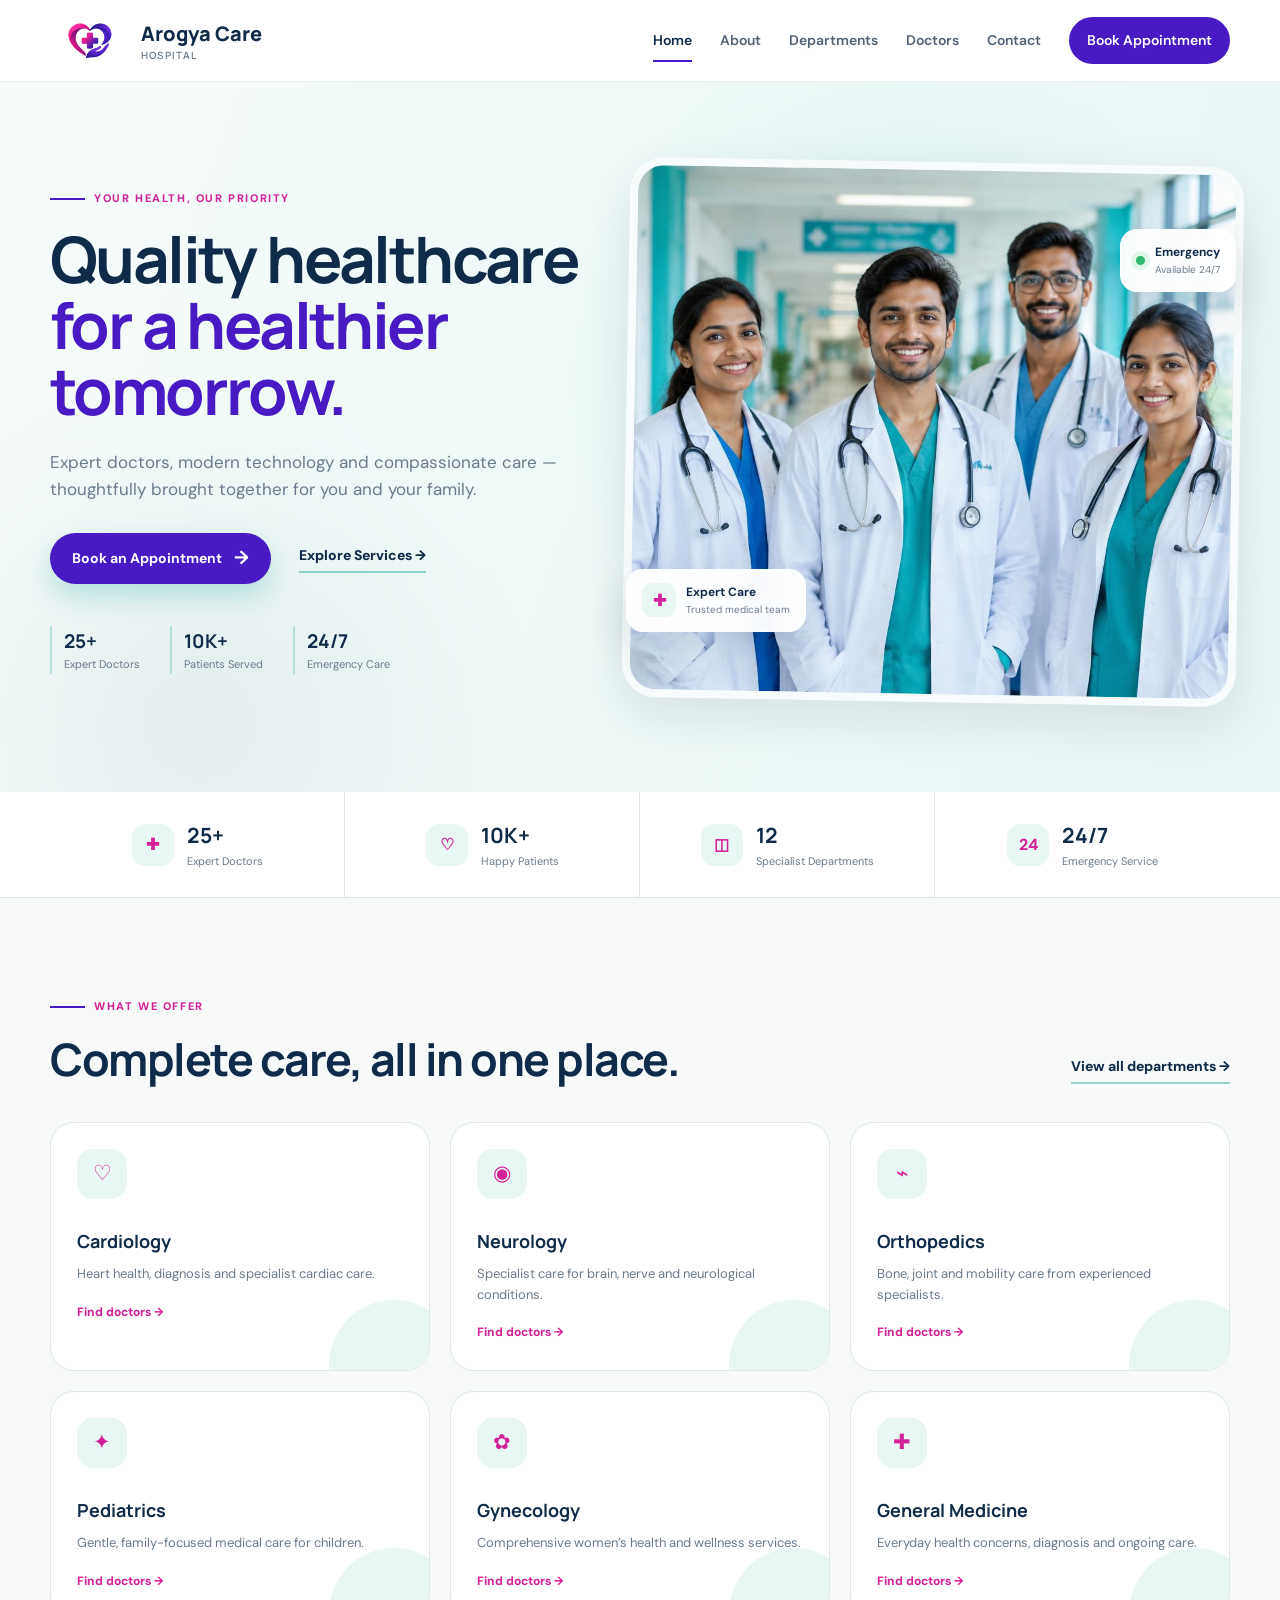
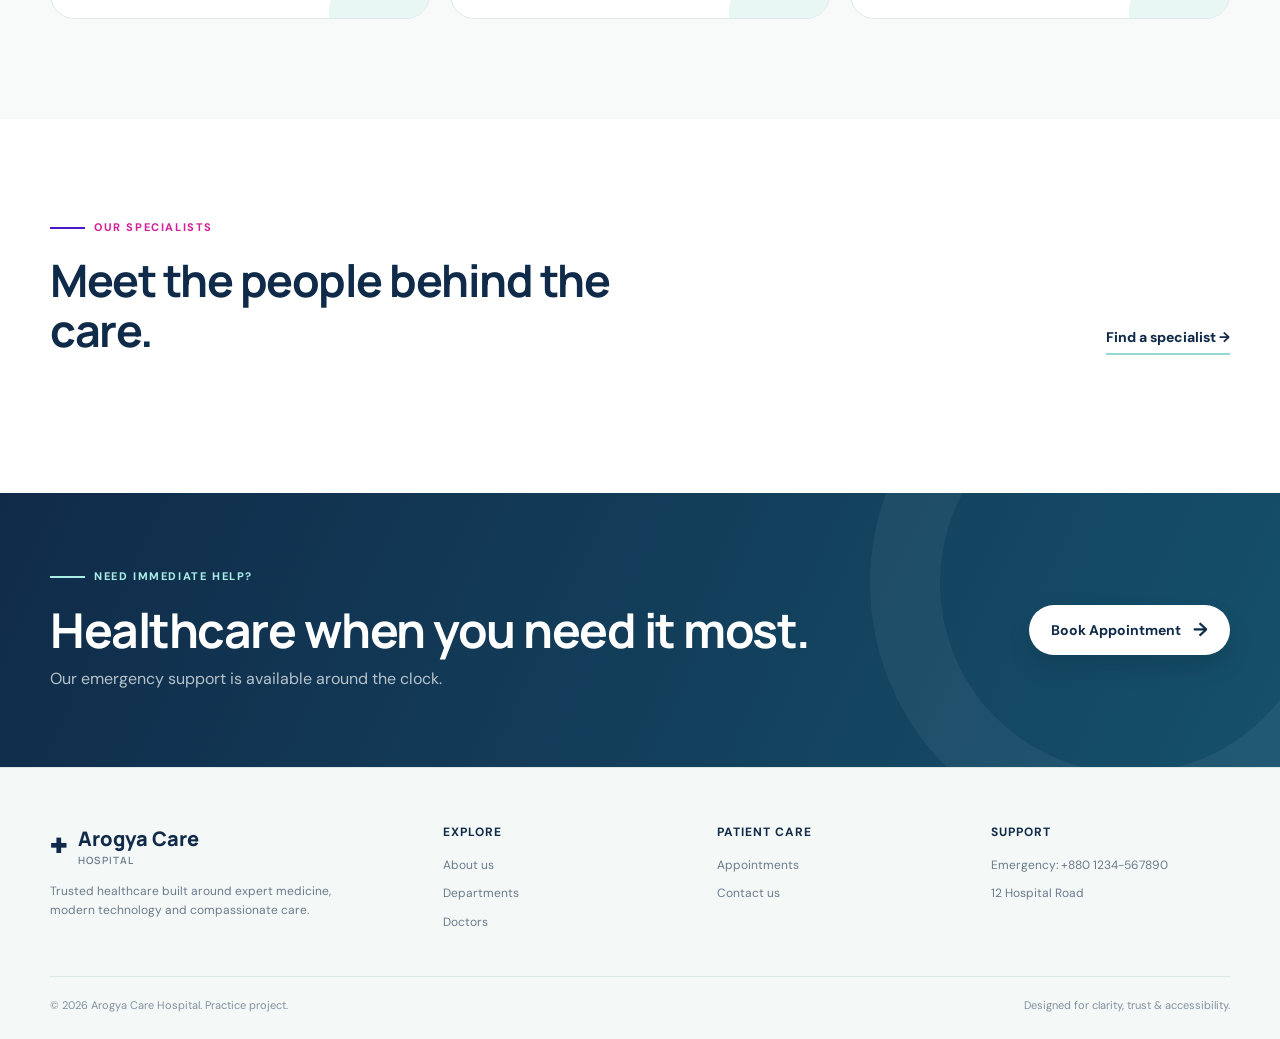
<file: index.html>
<!DOCTYPE html>
<html lang="en">
<head>
  <meta charset="UTF-8">
  <meta name="viewport" content="width=device-width, initial-scale=1.0">
  <meta name="description" content="Arogya Care Hospital — trusted healthcare, specialist doctors, modern diagnostics and 24/7 emergency support.">
  <title>Home | Arogya Care Hospital</title>
  <link rel="preconnect" href="https://fonts.googleapis.com">
  <link rel="preconnect" href="https://fonts.gstatic.com" crossorigin>
  <link href="https://fonts.googleapis.com/css2?family=DM+Sans:wght@400;500;600;700&family=Manrope:wght@500;600;700;800&display=swap" rel="stylesheet">
  <link rel="stylesheet" href="style.css">
</head>
<body>
  <div id="nav"></div>

  <main>
    <section class="hero">
      <div class="hero-glow hero-glow-one"></div>
      <div class="hero-glow hero-glow-two"></div>
      <div class="container hero-inner">
        <div class="hero-copy reveal">
          <div class="eyebrow"><span></span> Your Health, Our Priority</div>
          <h1>Quality healthcare<br><em>for a healthier tomorrow.</em></h1>
          <p class="hero-lead">Expert doctors, modern technology and compassionate care — thoughtfully brought together for you and your family.</p>

          <div class="hero-actions">
            <a href="appointment.html" class="btn btn-primary">Book an Appointment <span>→</span></a>
            <a href="departments.html" class="text-link">Explore Services <span>→</span></a>
          </div>

          <div class="hero-trust">
            <div><strong>25+</strong><span>Expert Doctors</span></div>
            <div><strong>10K+</strong><span>Patients Served</span></div>
            <div><strong>24/7</strong><span>Emergency Care</span></div>
          </div>
        </div>

        <div class="hero-visual reveal reveal-delay">
          <div class="hero-image-frame">
            <img src="hero.png" alt="Doctor standing outside Arogya Care Hospital">
          </div>
          <div class="floating-card doctor-card">
            <div class="icon-circle">✚</div>
            <div><strong>Expert Care</strong><span>Trusted medical team</span></div>
          </div>
          <div class="floating-card emergency-card">
            <span class="status-dot"></span>
            <div><strong>Emergency</strong><span>Available 24/7</span></div>
          </div>
        </div>
      </div>
    </section>

    <section class="stats">
      <div class="container stats-grid">
        <div class="stat-item"><span class="stat-icon">✚</span><div><strong>25+</strong><small>Expert Doctors</small></div></div>
        <div class="stat-item"><span class="stat-icon">♡</span><div><strong>10K+</strong><small>Happy Patients</small></div></div>
        <div class="stat-item"><span class="stat-icon">◫</span><div><strong>12</strong><small>Specialist Departments</small></div></div>
        <div class="stat-item"><span class="stat-icon">24</span><div><strong>24/7</strong><small>Emergency Service</small></div></div>
      </div>
    </section>

    <section class="section section-soft">
      <div class="container">
        <div class="section-heading">
          <div><div class="eyebrow"><span></span> What we offer</div><h2>Complete care, all in one place.</h2></div>
          <a class="text-link" href="departments.html">View all departments <span>→</span></a>
        </div>
        <div class="grid grid-3" id="dept-grid" data-limit="6"></div>
      </div>
    </section>

    <section class="section">
      <div class="container">
        <div class="section-heading">
          <div><div class="eyebrow"><span></span> Our specialists</div><h2>Meet the people behind the care.</h2></div>
          <a class="text-link" href="doctors.html">Find a specialist <span>→</span></a>
        </div>
        <div class="grid grid-4" id="doctor-grid" data-limit="4"></div>
      </div>
    </section>

    <section class="cta">
      <div class="container cta-inner">
        <div><div class="eyebrow eyebrow-light"><span></span> Need immediate help?</div><h2>Healthcare when you need it most.</h2><p>Our emergency support is available around the clock.</p></div>
        <a href="appointment.html" class="btn btn-white">Book Appointment <span>→</span></a>
      </div>
    </section>
  </main>

  <div id="footer"></div>
  <script src="script.js"></script>
</body>
</html>
</file>
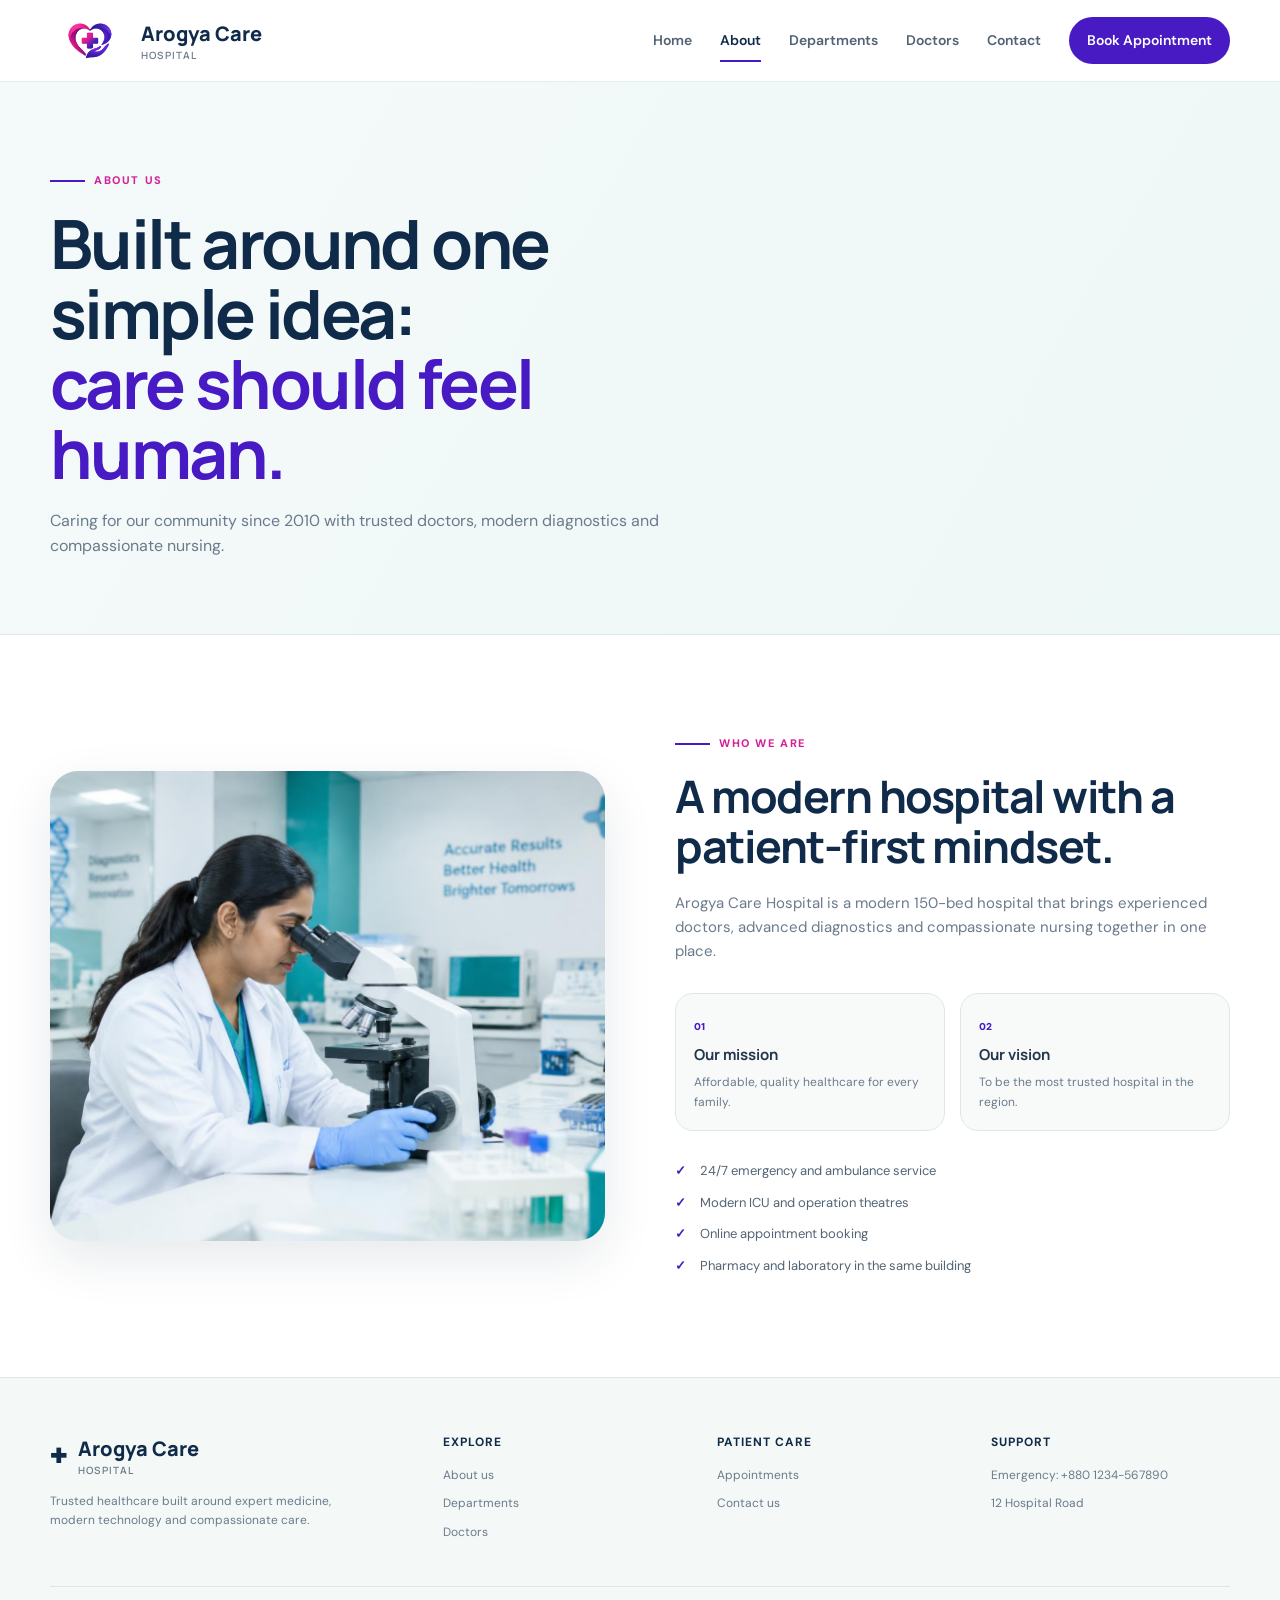
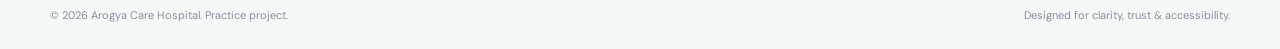
<file: about.html>
<!DOCTYPE html>
<html lang="en">

<head>
  <meta charset="UTF-8">
  <meta name="viewport" content="width=device-width, initial-scale=1.0">
  <meta name="description" content="Learn about Arogya Care Hospital, our mission, vision and patient-first approach.">
  <title>About | Arogya Care Hospital</title>
  <link rel="preconnect" href="https://fonts.googleapis.com">
  <link rel="preconnect" href="https://fonts.gstatic.com" crossorigin>
  <link
    href="https://fonts.googleapis.com/css2?family=DM+Sans:wght@400;500;600;700&family=Manrope:wght@500;600;700;800&display=swap"
    rel="stylesheet">
  <link rel="stylesheet" href="style.css">
</head>

<body>
  <div id="nav"></div>
  <main>
    <section class="page-head">
      <div class="container">
        <div class="eyebrow"><span></span> About us</div>
        <h1>Built around one simple idea:<br><em>care should feel human.</em></h1>
        <p>Caring for our community since 2010 with trusted doctors, modern diagnostics and compassionate nursing.</p>
      </div>
    </section>
    <section class="section">
      <div class="container two-col about-layout">
        <div class="image-card"><img src="hero2.png" alt="Arogya Care Hospital building"
            onerror="this.style.display='none'">
          <div class="image-fallback">Arogya Care Hospital</div>
        </div>
        <div>
          <div class="eyebrow"><span></span> Who we are</div>
          <h2>A modern hospital with a patient-first mindset.</h2>
          <p>Arogya Care Hospital is a modern 150-bed hospital that brings experienced doctors, advanced diagnostics and
            compassionate nursing together in one place.</p>
          <div class="mission-grid">
            <article><span>01</span>
              <h3>Our mission</h3>
              <p>Affordable, quality healthcare for every family.</p>
            </article>
            <article><span>02</span>
              <h3>Our vision</h3>
              <p>To be the most trusted hospital in the region.</p>
            </article>
          </div>
          <ul class="ticks">
            <li>24/7 emergency and ambulance service</li>
            <li>Modern ICU and operation theatres</li>
            <li>Online appointment booking</li>
            <li>Pharmacy and laboratory in the same building</li>
          </ul>
        </div>
      </div>
    </section>
  </main>
  <div id="footer"></div>
  <script src="script.js"></script>
</body>

</html>
</file>
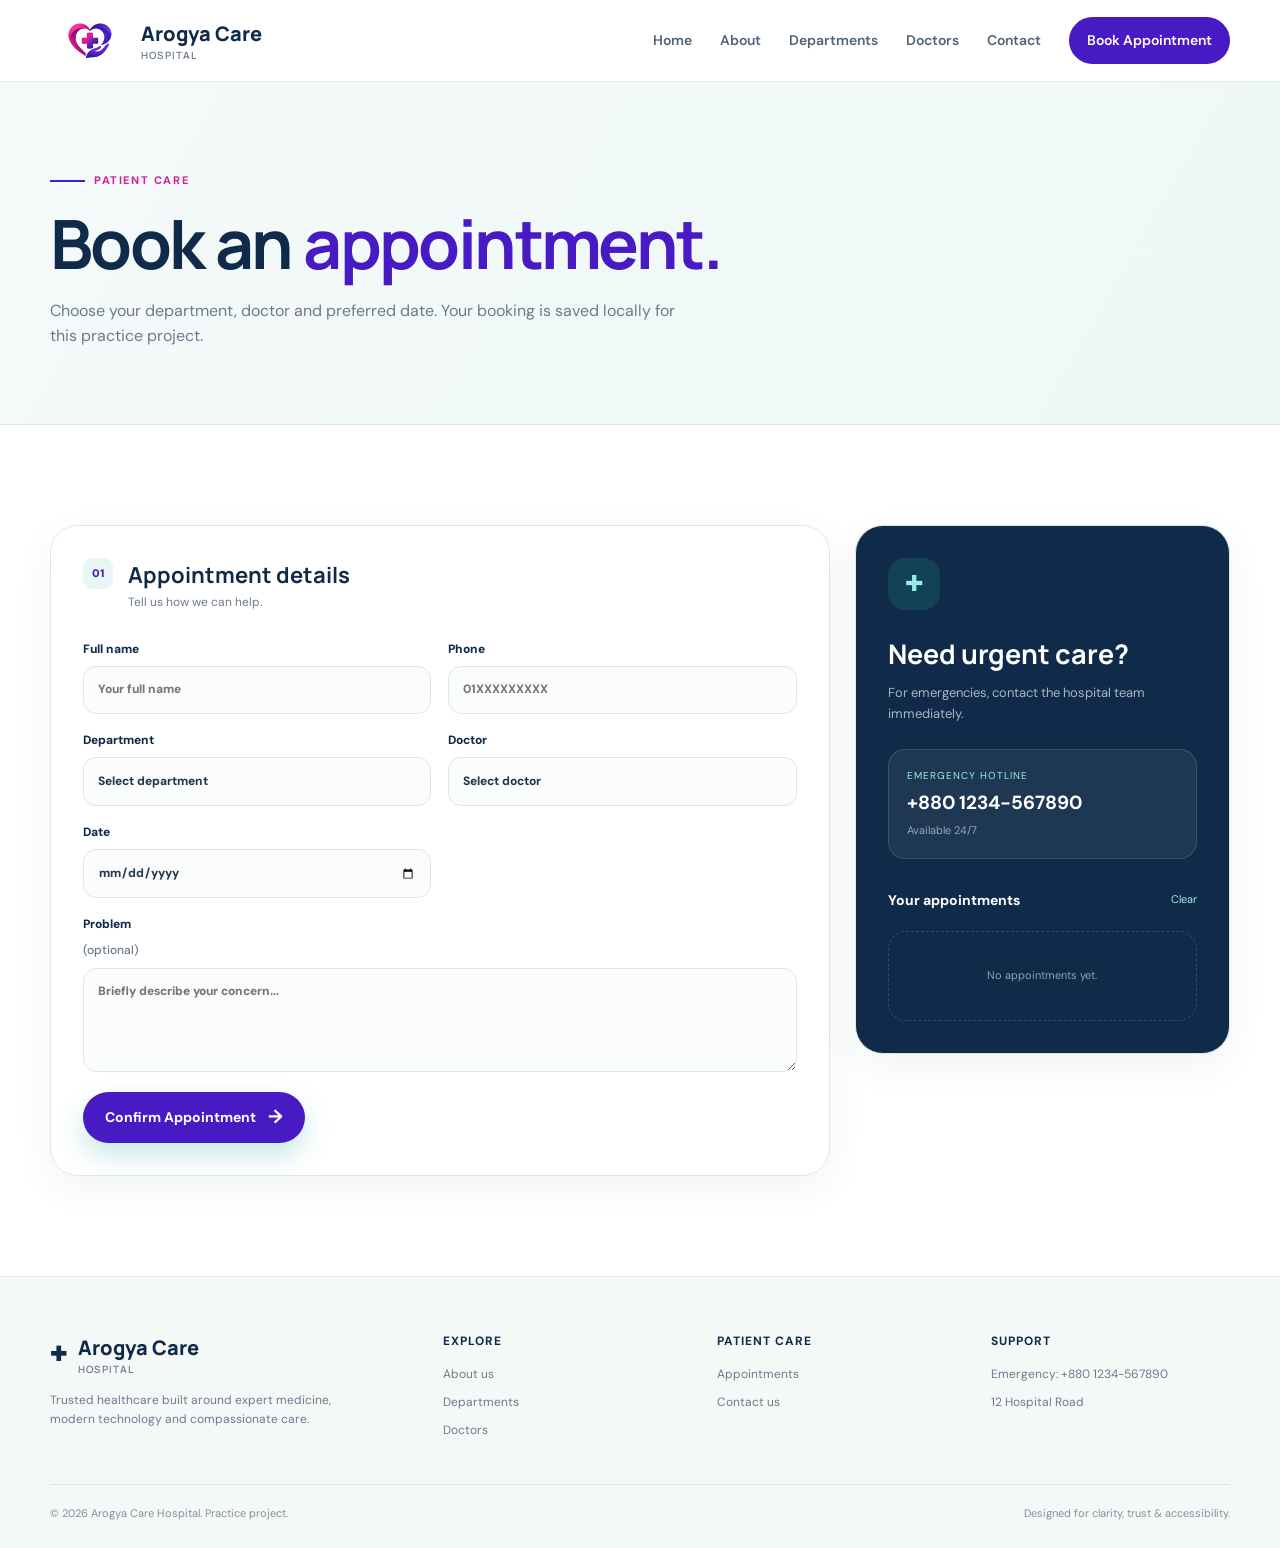
<file: appointment.html>
<!DOCTYPE html>
<html lang="en">
<head><meta charset="UTF-8"><meta name="viewport" content="width=device-width, initial-scale=1.0"><meta name="description" content="Book an appointment at Arogya Care Hospital."><title>Appointment | Arogya Care Hospital</title>
<link rel="preconnect" href="https://fonts.googleapis.com"><link rel="preconnect" href="https://fonts.gstatic.com" crossorigin><link href="https://fonts.googleapis.com/css2?family=DM+Sans:wght@400;500;600;700&family=Manrope:wght@500;600;700;800&display=swap" rel="stylesheet"><link rel="stylesheet" href="style.css"></head>
<body><div id="nav"></div><main><section class="page-head"><div class="container"><div class="eyebrow"><span></span> Patient care</div><h1>Book an <em>appointment.</em></h1><p>Choose your department, doctor and preferred date. Your booking is saved locally for this practice project.</p></div></section><section class="section"><div class="container appointment-layout"><form id="appt-form" class="form-card" novalidate><div class="form-heading"><span>01</span><div><h2>Appointment details</h2><p>Tell us how we can help.</p></div></div><div class="form-grid"><label>Full name<input type="text" id="name" placeholder="Your full name" required></label><label>Phone<input type="tel" id="phone" placeholder="01XXXXXXXXX" required></label><label>Department<select id="dept" required><option value="">Select department</option></select></label><label>Doctor<select id="doctor" required><option value="">Select doctor</option></select></label><label>Date<input type="date" id="date" required></label><label class="full">Problem <span>(optional)</span><textarea id="note" rows="4" placeholder="Briefly describe your concern..."></textarea></label></div><p id="msg" class="msg" role="status"></p><button class="btn btn-primary" type="submit">Confirm Appointment <span>→</span></button></form><aside class="side-card"><div class="side-icon">✚</div><h2>Need urgent care?</h2><p>For emergencies, contact the hospital team immediately.</p><div class="hotline"><small>Emergency Hotline</small><strong>+880 1234-567890</strong><span>Available 24/7</span></div><div class="appointment-list"><div class="list-head"><h3>Your appointments</h3><button type="button" id="clear-appts" class="mini-link">Clear</button></div><div id="appt-list"></div><p id="no-appt" class="empty-state">No appointments yet.</p></div></aside></div></section></main><div id="footer"></div><script src="script.js"></script></body></html>
</file>
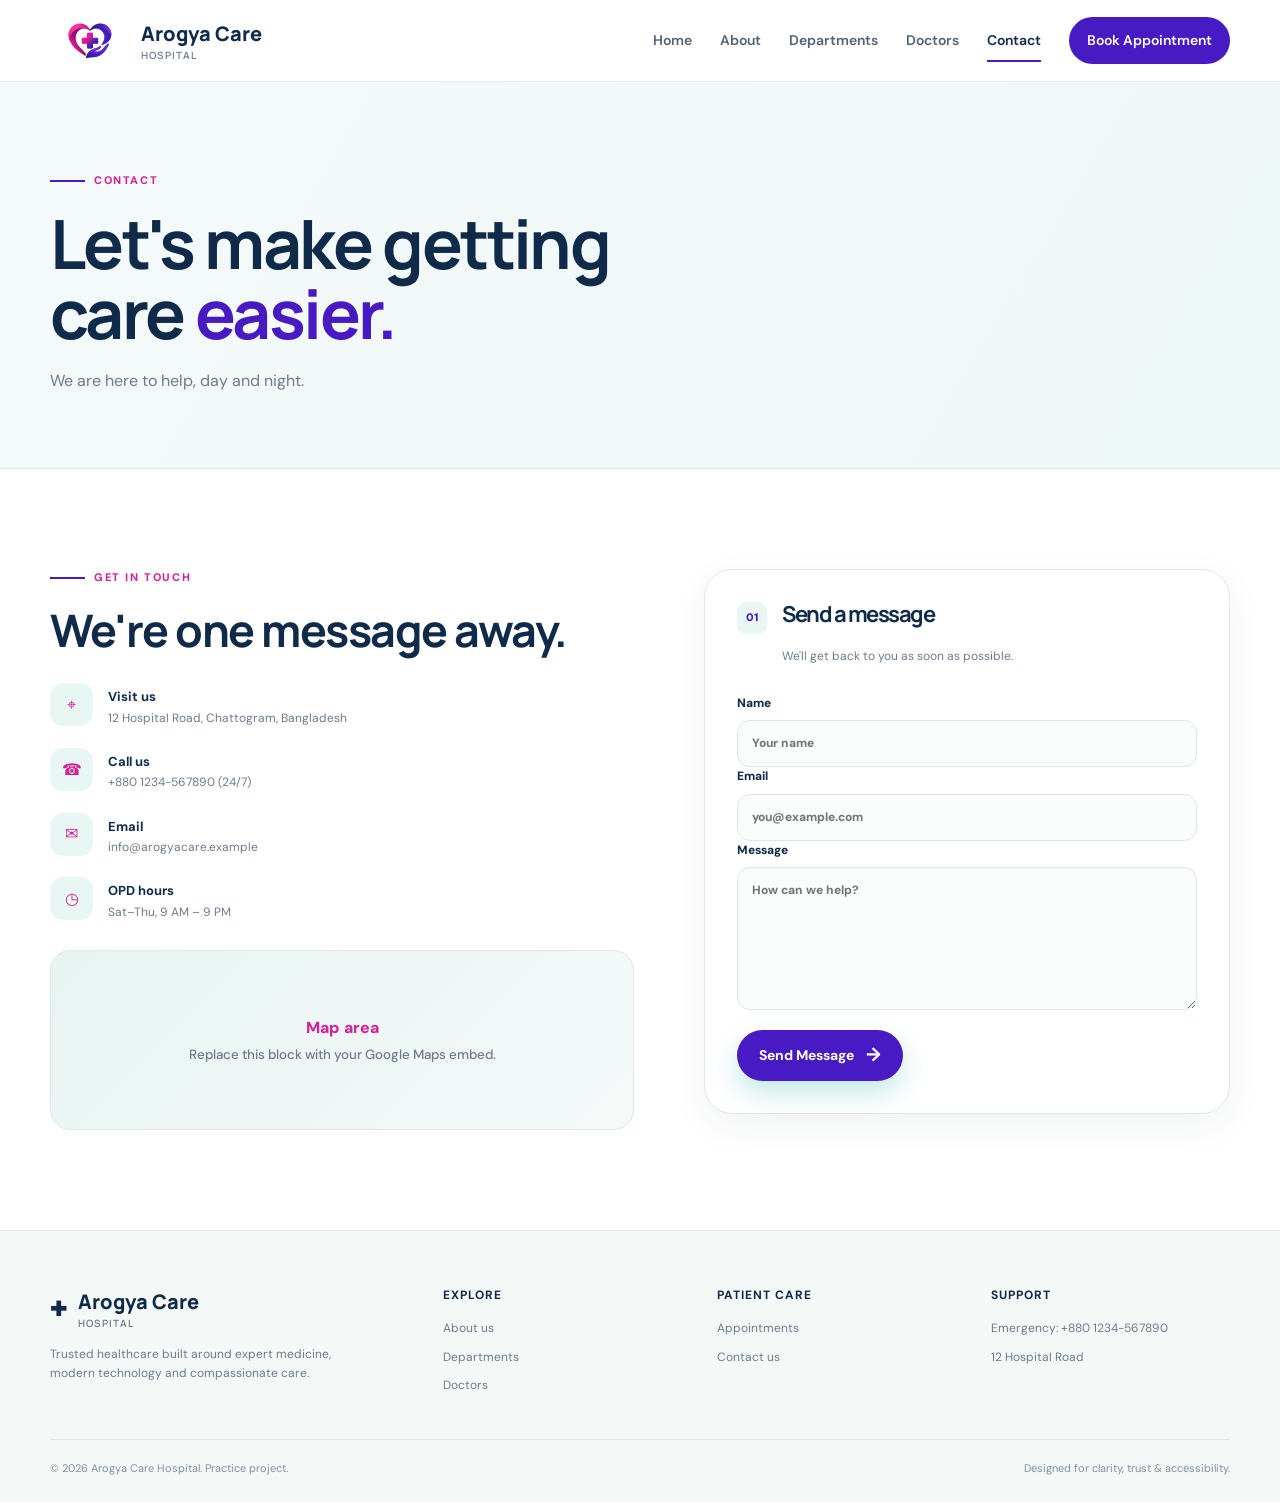
<file: contact.html>
<!DOCTYPE html>
<html lang="en">
<head><meta charset="UTF-8"><meta name="viewport" content="width=device-width, initial-scale=1.0"><meta name="description" content="Contact Arogya Care Hospital."><title>Contact | Arogya Care Hospital</title>
<link rel="preconnect" href="https://fonts.googleapis.com"><link rel="preconnect" href="https://fonts.gstatic.com" crossorigin><link href="https://fonts.googleapis.com/css2?family=DM+Sans:wght@400;500;600;700&family=Manrope:wght@500;600;700;800&display=swap" rel="stylesheet"><link rel="stylesheet" href="style.css"></head>
<body><div id="nav"></div><main><section class="page-head"><div class="container"><div class="eyebrow"><span></span> Contact</div><h1>Let's make getting care <em>easier.</em></h1><p>We are here to help, day and night.</p></div></section><section class="section"><div class="container contact-layout"><div><div class="eyebrow"><span></span> Get in touch</div><h2>We're one message away.</h2><ul class="contact-list"><li><span>⌖</span><div><strong>Visit us</strong><p>12 Hospital Road, Chattogram, Bangladesh</p></div></li><li><span>☎</span><div><strong>Call us</strong><p>+880 1234-567890 (24/7)</p></div></li><li><span>✉</span><div><strong>Email</strong><p>info@arogyacare.example</p></div></li><li><span>◷</span><div><strong>OPD hours</strong><p>Sat–Thu, 9 AM – 9 PM</p></div></li></ul><div class="map">Map area<br><small>Replace this block with your Google Maps embed.</small></div></div><form id="contact-form" class="form-card" novalidate><div class="form-heading"><span>01</span><div><h2>Send a message</h2><p>We'll get back to you as soon as possible.</p></div></div><label>Name<input type="text" required placeholder="Your name"></label><label>Email<input type="email" required placeholder="you@example.com"></label><label>Message<textarea rows="6" required placeholder="How can we help?"></textarea></label><p id="cmsg" class="msg" role="status"></p><button class="btn btn-primary" type="submit">Send Message <span>→</span></button></form></div></section></main><div id="footer"></div><script src="script.js"></script></body></html>
</file>
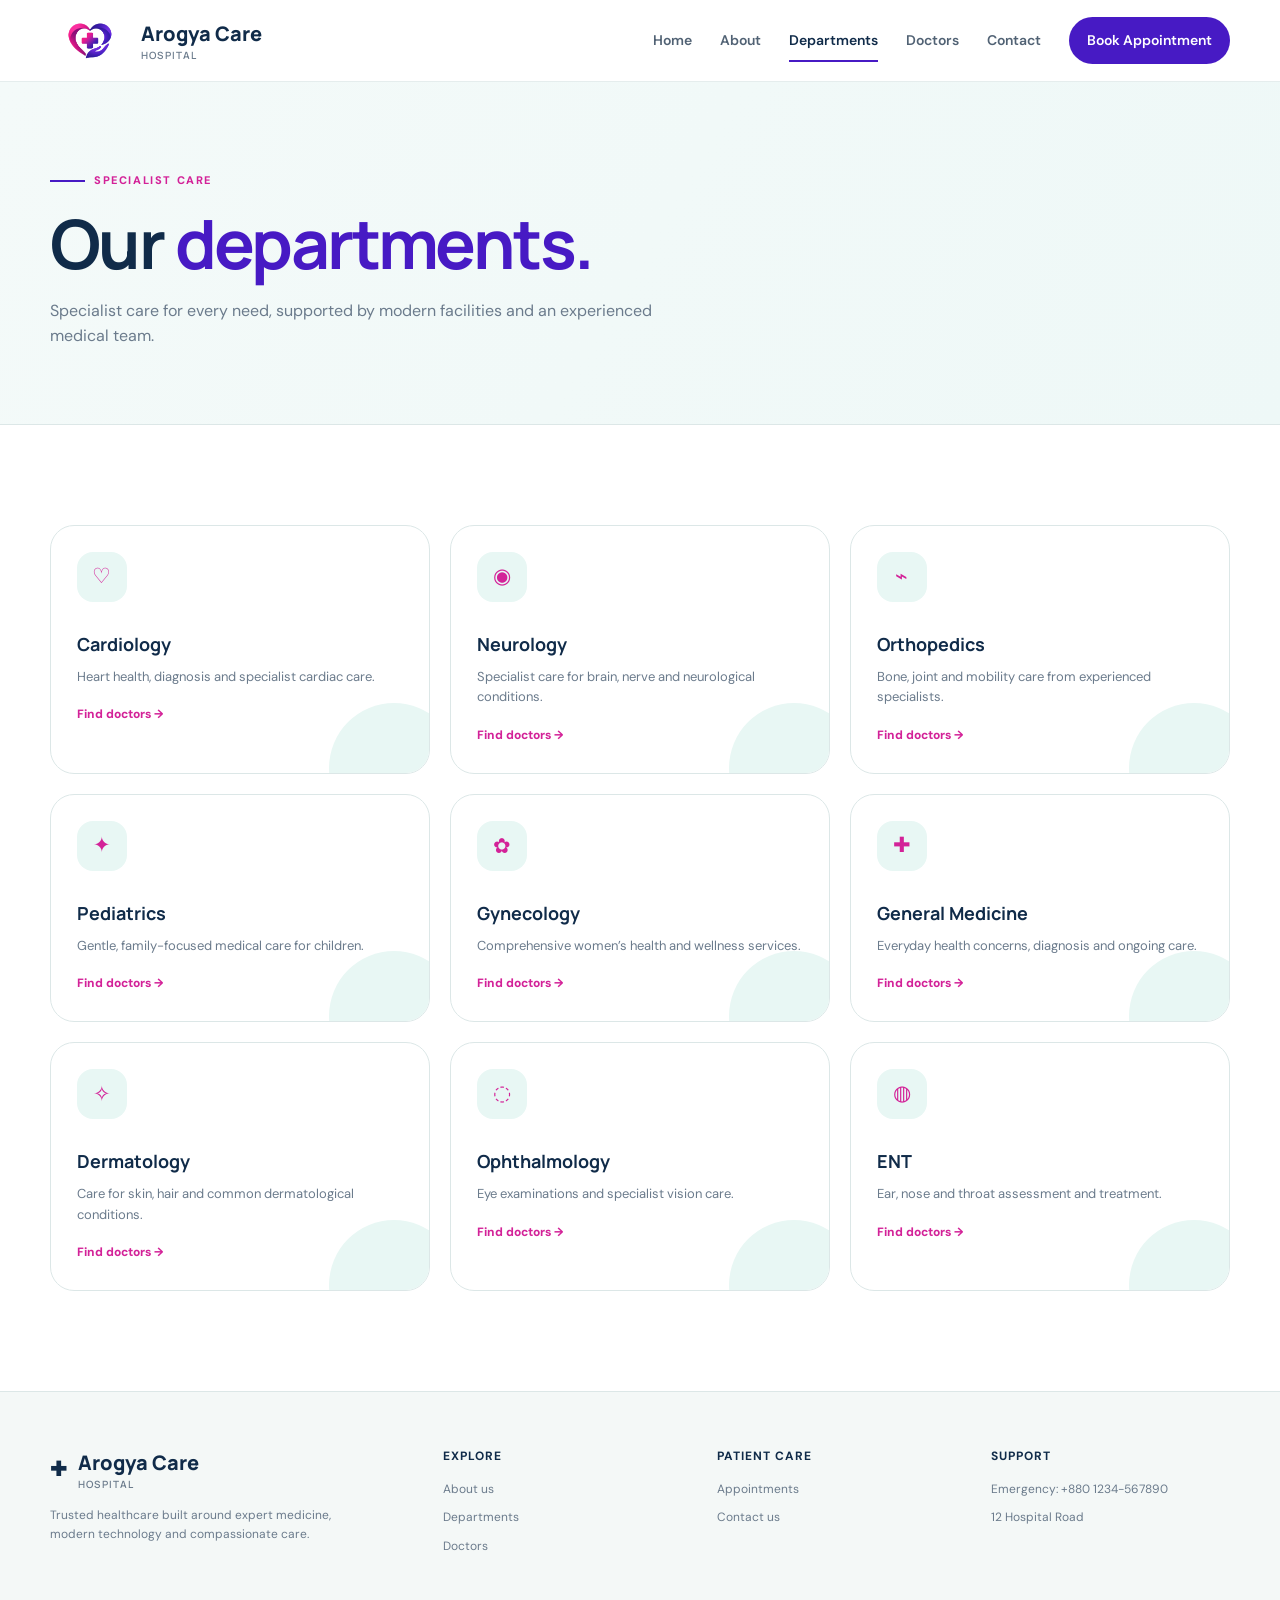
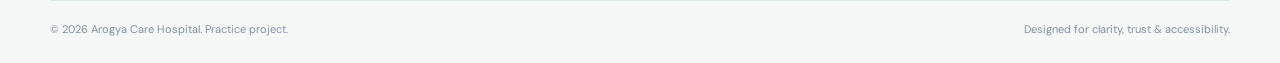
<file: departments.html>
<!DOCTYPE html>
<html lang="en">
<head><meta charset="UTF-8"><meta name="viewport" content="width=device-width, initial-scale=1.0"><meta name="description" content="Explore Arogya Care Hospital specialist departments."><title>Departments | Arogya Care Hospital</title>
<link rel="preconnect" href="https://fonts.googleapis.com"><link rel="preconnect" href="https://fonts.gstatic.com" crossorigin><link href="https://fonts.googleapis.com/css2?family=DM+Sans:wght@400;500;600;700&family=Manrope:wght@500;600;700;800&display=swap" rel="stylesheet"><link rel="stylesheet" href="style.css"></head>
<body><div id="nav"></div><main><section class="page-head"><div class="container"><div class="eyebrow"><span></span> Specialist care</div><h1>Our <em>departments.</em></h1><p>Specialist care for every need, supported by modern facilities and an experienced medical team.</p></div></section><section class="section"><div class="container"><div class="grid grid-3" id="dept-grid"></div></div></section></main><div id="footer"></div><script src="script.js"></script></body></html>
</file>
<file: style.css>
:root {
  --navy: #102b49;
  --navy-2: #173c5f;
  --teal: #471ac4;
  --teal-dark: #d32298;
  --mint: #e8f7f4;
  --cream: #f7faf9;
  --text: #23364a;
  --muted: #6b7b8c;
  --line: #dce7e7;
  --white: #fff;
  --shadow: 0 18px 50px rgba(16, 43, 73, .10);
  --radius: 24px;
  --max: 1180px;
}

* {
  box-sizing: border-box;
  margin: 0;
  padding: 0
}

html {
  scroll-behavior: smooth
}

body {
  font-family: "DM Sans", sans-serif;
  color: var(--text);
  background: var(--white);
  line-height: 1.6;
  overflow-x: hidden
}

body.menu-open {
  overflow: hidden
}

a {
  color: inherit;
  text-decoration: none
}

img {
  max-width: 100%;
  display: block
}

button,
input,
select,
textarea {
  font: inherit
}

button {
  cursor: pointer
}

.container {
  width: min(calc(100% - 40px), var(--max));
  margin: auto
}

#nav {
  position: relative;
  z-index: 20
}

.navbar {
  height: 82px;
  display: flex;
  align-items: center;
  justify-content: space-between;
  gap: 30px;
  background: rgba(255, 255, 255, .94);
  backdrop-filter: blur(14px);
  border-bottom: 1px solid rgba(220, 231, 231, .75);
  padding: 0 max(20px, calc((100vw - var(--max))/2))
}

.logo {
  display: flex;
  align-items: center;
  gap: 11px;
  font-family: "Manrope";
  font-weight: 800;
  color: var(--navy);
  font-size: 20px;
  white-space: nowrap
}

.logo-image {
    width: 80px;
    height: 60px;
    object-fit: contain;
    display: block;
    flex-shrink: 0;
}

.logo {
    display: flex;
    align-items: center;
    gap: 11px;
    font-family: "Manrope";
    font-weight: 800;
    color: var(--navy);
    font-size: 20px;
    white-space: nowrap;
}

@media (max-width: 760px) {
    .logo-image {
        width: 40px;
        height: 40px;
    }
}

.logo small {
  display: block;
  color: var(--muted);
  font-size: 10px;
  letter-spacing: 1.2px;
  font-weight: 600;
  margin-top: -3px
}

.nav-links {
  display: flex;
  align-items: center;
  gap: 28px
}

.nav-links a {
  font-size: 14px;
  font-weight: 600;
  color: #516274;
  position: relative;
  padding: 28px 0
}

.nav-links a:after {
  content: "";
  position: absolute;
  left: 0;
  right: 0;
  bottom: 18px;
  height: 2px;
  background: var(--teal);
  transform: scaleX(0);
  transition: .25s;
  transform-origin: center
}

.nav-links a:hover,
.nav-links a.active {
  color: var(--navy)
}

.nav-links a:hover:after,
.nav-links a.active:after {
  transform: scaleX(1)
}

.nav-cta {
  padding: 12px 18px !important;
  border-radius: 999px;
  background: var(--teal);
  color: white !important
}

.nav-cta:after {
  display: none
}

.menu-toggle {
  display: none;
  border: 0;
  background: transparent;
  font-size: 28px;
  color: var(--navy)
}

.hero {
  position: relative;
  background: linear-gradient(110deg, #f7fcfb 0%, #eef9f7 47%, #e9f5f5 100%);
  min-height: 690px;
  display: flex;
  align-items: center;
  overflow: hidden
}

.hero:before {
  content: "";
  position: absolute;
  inset: 0;
  background: radial-gradient(circle at 70% 40%, rgba(25, 169, 155, .10), transparent 34%), radial-gradient(circle at 15% 90%, rgba(16, 43, 73, .06), transparent 28%)
}

.hero-inner {
  display: grid;
  grid-template-columns: 48% 52%;
  align-items: center;
  gap: 10px;
  position: relative;
  z-index: 1;
  padding: 65px 0 75px
}

.eyebrow {
  display: flex;
  align-items: center;
  gap: 9px;
  text-transform: uppercase;
  letter-spacing: 1.6px;
  font-size: 11px;
  font-weight: 800;
  color: var(--teal-dark);
  margin-bottom: 18px
  
}

.eyebrow span {
  width: 35px;
  height: 2px;
  background: var(--teal);
  display: inline-block
}

.hero h1,
.page-head h1 {
  font-family: "Manrope";
  font-size: clamp(42px, 5vw, 70px);
  line-height: 1.03;
  letter-spacing: -2.6px;
  color: var(--navy);
  max-width: 700px
}

.hero h1 em,
.page-head h1 em {
  font-style: normal;
  color: var(--teal)
}

.hero-lead {
  font-size: 17px;
  color: var(--muted);
  max-width: 580px;
  margin: 25px 0 30px
}

.hero-actions {
  display: flex;
  align-items: center;
  gap: 28px;
  flex-wrap: wrap
}

.btn {
  display: inline-flex;
  align-items: center;
  justify-content: center;
  gap: 12px;
  border: 0;
  border-radius: 999px;
  padding: 14px 22px;
  font-weight: 700;
  font-size: 14px;
  transition: transform .25s, box-shadow .25s, background .25s
}

.btn span {
  font-size: 19px;
  line-height: 0
}

.btn-primary {
  background: var(--teal);
  color: white;
  box-shadow: 0 12px 26px rgba(25, 169, 155, .25)
}

.btn-primary:hover {
  transform: translateY(-3px);
  box-shadow: 0 17px 32px rgba(25, 169, 155, .32);
  background: #129c90
}

.btn-white {
  background: white;
  color: var(--navy);
  box-shadow: 0 12px 25px rgba(0, 0, 0, .12)
}

.text-link {
  font-size: 14px;
  font-weight: 800;
  color: var(--navy);
  border-bottom: 2px solid rgba(25, 169, 155, .45);
  padding-bottom: 5px;
  transition: .25s
}

.text-link:hover {
  color: var(--teal-dark);
  border-color: var(--teal)
}

.hero-trust {
  display: flex;
  gap: 30px;
  margin-top: 42px
}

.hero-trust div {
  display: flex;
  flex-direction: column;
  border-left: 2px solid rgba(25, 169, 155, .25);
  padding-left: 12px
}

.hero-trust strong {
  font-family: "Manrope";
  font-size: 19px;
  color: var(--navy)
}

.hero-trust span {
  font-size: 11px;
  color: var(--muted)
}

.hero-visual {
  position: relative;
  min-height: 570px;
  display: flex;
  align-items: center;
  justify-content: center
}

.hero-image-frame {
  width: min(100%, 620px);
  height: 540px;
  border-radius: 34px;
  overflow: hidden;
  box-shadow: var(--shadow);
  border: 8px solid rgba(255, 255, 255, .8);
  transform: rotate(1deg);
  background: #dfeeed
}

.hero-image-frame img {
  width: 100%;
  height: 100%;
  object-fit: cover;
  object-position: center
}

.floating-card {
  position: absolute;
  background: rgba(255, 255, 255, .96);
  backdrop-filter: blur(12px);
  box-shadow: 0 18px 45px rgba(16, 43, 73, .15);
  border: 1px solid rgba(255, 255, 255, .9);
  border-radius: 17px;
  padding: 13px 15px;
  display: flex;
  align-items: center;
  gap: 10px;
  animation: float 5s ease-in-out infinite
}

.floating-card strong,
.floating-card span {
  display: block
}

.floating-card strong {
  font-size: 12px;
  color: var(--navy)
}

.floating-card span {
  font-size: 10px;
  color: var(--muted)
}

.icon-circle {
  width: 34px;
  height: 34px;
  border-radius: 11px;
  background: var(--mint);
  color: var(--teal-dark);
  display: grid;
  place-items: center;
  font-weight: 900
}

.doctor-card {
  left: 0;
  bottom: 85px
}

.emergency-card {
  right: 4px;
  top: 82px
}

.status-dot {
  width: 9px;
  height: 9px;
  border-radius: 50%;
  background: #32b86d;
  box-shadow: 0 0 0 5px #e2f7ea
}

.stats {
  background: white;
  border-bottom: 1px solid var(--line);
  box-shadow: 0 8px 30px rgba(16, 43, 73, .04)
}

.stats-grid {
  display: grid;
  grid-template-columns: repeat(4, 1fr)
}

.stat-item {
  padding: 27px 20px;
  display: flex;
  align-items: center;
  justify-content: center;
  gap: 13px;
  border-right: 1px solid var(--line)
}

.stat-item:last-child {
  border: 0
}

.stat-icon {
  width: 42px;
  height: 42px;
  border-radius: 13px;
  background: var(--mint);
  color: var(--teal-dark);
  display: grid;
  place-items: center;
  font-weight: 800
}

.stat-item strong,
.stat-item small {
  display: block
}

.stat-item strong {
  font-family: "Manrope";
  font-size: 21px;
  color: var(--navy)
}

.stat-item small {
  font-size: 11px;
  color: var(--muted)
}

.section {
  padding: 100px 0
}

.section-soft {
  background: var(--cream)
}

.section-heading {
  display: flex;
  align-items: end;
  justify-content: space-between;
  gap: 30px;
  margin-bottom: 38px
}

.section-heading h2,
.about-layout h2,
.contact-layout h2 {
  font-family: "Manrope";
  font-size: clamp(30px, 3.5vw, 46px);
  line-height: 1.12;
  letter-spacing: -1.5px;
  color: var(--navy);
  max-width: 650px
}

.grid {
  display: grid;
  gap: 20px
}

.grid-3 {
  grid-template-columns: repeat(3, 1fr)
}

.grid-4 {
  grid-template-columns: repeat(4, 1fr)
}

.card {
  background: white;
  border: 1px solid var(--line);
  border-radius: var(--radius);
  padding: 26px;
  transition: .3s;
  position: relative;
  overflow: hidden
}

.card:before {
  content: "";
  position: absolute;
  inset: auto -30px -60px auto;
  width: 130px;
  height: 130px;
  border-radius: 50%;
  background: var(--mint);
  transition: .3s
}

.card:hover {
  transform: translateY(-7px);
  box-shadow: var(--shadow);
  border-color: rgba(25, 169, 155, .28)
}

.card:hover:before {
  transform: scale(1.3)
}

.dept-icon {
  width: 50px;
  height: 50px;
  border-radius: 16px;
  background: var(--mint);
  display: grid;
  place-items: center;
  color: var(--teal-dark);
  font-size: 21px;
  margin-bottom: 28px;
  position: relative;
  z-index: 1
}

.card h3 {
  font-family: "Manrope";
  font-size: 18px;
  color: var(--navy);
  margin-bottom: 8px;
  position: relative;
  z-index: 1
}

.card p {
  font-size: 13px;
  color: var(--muted);
  position: relative;
  z-index: 1
}

.card-link {
  display: inline-flex;
  margin-top: 18px;
  color: var(--teal-dark);
  font-size: 12px;
  font-weight: 800;
  position: relative;
  z-index: 1
}

.doctor-card-item {
  padding: 0;
  overflow: hidden
}

.doctor-photo {
  height: 260px;
  background: linear-gradient(145deg, #e7f5f3, #d5e9e7);
  display: grid;
  place-items: center;
  color: var(--teal-dark);
  font-size: 50px
}

.doctor-photo img {
  width: 100%;
  height: 100%;
  object-fit: cover
}

.doctor-info {
  padding: 20px
}

.doctor-info small {
  color: var(--teal-dark);
  font-size: 11px;
  font-weight: 800;
  text-transform: uppercase;
  letter-spacing: 1px
}

.doctor-info h3 {
  margin: 5px 0;
  font-size: 17px
}

.doctor-info p {
  font-size: 12px;
  color: var(--muted)
}


.doctor-photo {
    height: 260px;
    background: #e7f5f3;
    overflow: hidden;
}

.doctor-photo img {
    width: 100%;
    height: 100%;
    object-fit: cover;
    object-position: center top;
    display: block;
    transition: transform 0.4s ease;
}

.doctor-card-item:hover .doctor-photo img {
    transform: scale(1.04);
}

.cta {
  background: linear-gradient(115deg, var(--navy), #15506b);
  color: white;
  padding: 75px 0;
  position: relative;
  overflow: hidden
}

.cta:after {
  content: "";
  position: absolute;
  width: 380px;
  height: 380px;
  border: 70px solid rgba(255, 255, 255, .05);
  border-radius: 50%;
  right: -110px;
  top: -170px
}

.cta-inner {
  display: flex;
  align-items: center;
  justify-content: space-between;
  gap: 30px;
  position: relative;
  z-index: 1
}

.cta h2 {
  font-family: "Manrope";
  font-size: clamp(30px, 4vw, 48px);
  line-height: 1.1;
  letter-spacing: -1.5px
}

.cta p {
  color: rgba(255, 255, 255, .7);
  margin-top: 10px
}

.eyebrow-light {
  color: #a8eee5
}

.eyebrow-light span {
  background: #a8eee5
}

.page-head {
  padding: 90px 0 75px;
  background: linear-gradient(120deg, #f4faf9, #eef8f7);
  border-bottom: 1px solid var(--line)
}

.page-head h1 {
  font-size: clamp(42px, 6vw, 68px)
}

.page-head p {
  max-width: 650px;
  color: var(--muted);
  margin-top: 20px;
  font-size: 16px
}

.two-col {
  display: grid;
  grid-template-columns: 1fr 1fr;
  gap: 70px;
  align-items: center
}

.about-layout h2,
.contact-layout h2 {
  margin-bottom: 20px
}

.about-layout>div>p,
.contact-layout>div>p {
  color: var(--muted);
  font-size: 15px
}

.image-card {
  min-height: 470px;
  border-radius: 28px;
  overflow: hidden;
  background: linear-gradient(145deg, #dcefed, #eff9f7);
  position: relative;
  box-shadow: var(--shadow)
}

.image-card img {
  width: 100%;
  height: 100%;
  min-height: 470px;
  object-fit: cover
}

.image-fallback {
  position: absolute;
  inset: 0;
  display: grid;
  place-items: center;
  font-family: "Manrope";
  font-size: 26px;
  color: var(--navy);
  padding: 30px;
  text-align: center;
  z-index: -1
}

.mission-grid {
  display: grid;
  grid-template-columns: 1fr 1fr;
  gap: 15px;
  margin: 30px 0
}

.mission-grid article {
  padding: 18px;
  border: 1px solid var(--line);
  border-radius: 18px;
  background: var(--cream)
}

.mission-grid span {
  font-size: 10px;
  font-weight: 900;
  color: var(--teal)
}

.mission-grid h3 {
  font-family: "Manrope";
  font-size: 15px;
  margin: 6px 0
}

.mission-grid p {
  font-size: 12px;
  color: var(--muted)
}

.ticks {
  list-style: none;
  margin-top: 24px;
  display: grid;
  gap: 11px
}

.ticks li {
  font-size: 13px;
  color: #526474;
  padding-left: 25px;
  position: relative
}

.ticks li:before {
  content: "✓";
  position: absolute;
  left: 0;
  color: var(--teal);
  font-weight: 900
}

.filters {
  display: flex;
  gap: 14px;
  margin-bottom: 30px
}

.search-box {
  display: flex;
  align-items: center;
  gap: 10px;
  border: 1px solid var(--line);
  border-radius: 15px;
  padding: 0 15px;
  flex: 1;
  background: white
}

.search-box span {
  font-size: 22px;
  color: var(--muted)
}

.search-box input {
  border: 0;
  outline: 0;
  width: 100%;
  padding: 14px 0;
  background: transparent
}

select {
  appearance: none;
  background: white url("data:image/svg+xml,%3Csvg xmlns='http://www.w3.org/2000/svg' width='12' height='12'%3E%3Cpath d='M2 4l4 4 4-4' fill='none' stroke='%236b7b8c' stroke-width='1.5'/%3E%3C/svg%3E") no-repeat right 15px center;
  border: 1px solid var(--line);
  border-radius: 15px;
  padding: 0 40px 0 15px;
  min-height: 49px;
  color: var(--text);
  outline: 0
}

.filters select {
  min-width: 230px
}

.empty-state {
  padding: 35px;
  border: 1px dashed var(--line);
  border-radius: 18px;
  text-align: center;
  color: var(--muted);
  margin-top: 20px
}

.appointment-layout {
  display: grid;
  grid-template-columns: 1.35fr .65fr;
  gap: 25px;
  align-items: start
}

.form-card,
.side-card {
  background: white;
  border: 1px solid var(--line);
  border-radius: 28px;
  padding: 32px;
  box-shadow: 0 12px 38px rgba(16, 43, 73, .06)
}

.form-heading {
  display: flex;
  gap: 15px;
  align-items: flex-start;
  margin-bottom: 28px
}

.form-heading>span {
  font-size: 11px;
  font-weight: 900;
  color: var(--teal);
  background: var(--mint);
  padding: 7px 9px;
  border-radius: 9px
}

.form-heading h2 {
  font-family: "Manrope";
  font-size: 22px;
  color: var(--navy)
}

.form-heading p {
  font-size: 12px;
  color: var(--muted)
}

.form {
  display: grid;
  gap: 17px
}

.form-grid {
  display: grid;
  grid-template-columns: 1fr 1fr;
  gap: 17px
}

.form-card label {
  font-size: 12px;
  font-weight: 800;
  color: var(--navy);
  display: grid;
  gap: 7px
}

.form-card label span {
  font-weight: 500;
  color: var(--muted)
}

.form-card input,
.form-card select,
.form-card textarea {
  border: 1px solid var(--line);
  border-radius: 13px;
  padding: 13px 14px;
  outline: 0;
  color: var(--text);
  background: #fbfdfd;
  resize: vertical
}

.form-card input:focus,
.form-card select:focus,
.form-card textarea:focus {
  border-color: var(--teal);
  box-shadow: 0 0 0 4px rgba(25, 169, 155, .09)
}

.form-card select {
  width: 100%
}

.full {
  grid-column: 1/-1
}

.msg {
  min-height: 20px;
  font-size: 12px;
  font-weight: 700
}

.msg.success {
  color: #168354
}

.msg.error {
  color: #c24a4a
}

.side-card {
  background: var(--navy);
  color: white
}

.side-icon {
  width: 52px;
  height: 52px;
  border-radius: 17px;
  background: rgba(25, 169, 155, .18);
  color: #9cece3;
  display: grid;
  place-items: center;
  font-size: 22px
}

.side-card h2 {
  font-family: "Manrope";
  font-size: 27px;
  margin-top: 22px
}

.side-card>p {
  font-size: 13px;
  color: rgba(255, 255, 255, .65);
  margin: 8px 0 24px
}

.hotline {
  padding: 18px;
  border: 1px solid rgba(255, 255, 255, .13);
  background: rgba(255, 255, 255, .06);
  border-radius: 17px
}

.hotline>* {
  display: block
}

.hotline small {
  font-size: 10px;
  text-transform: uppercase;
  letter-spacing: 1px;
  color: #9cece3
}

.hotline strong {
  font-size: 19px;
  margin: 4px 0
}

.hotline span {
  font-size: 11px;
  color: rgba(255, 255, 255, .55)
}

.appointment-list {
  margin-top: 30px
}

.list-head {
  display: flex;
  align-items: center;
  justify-content: space-between;
  margin-bottom: 12px
}

.list-head h3 {
  font-size: 14px
}

.mini-link {
  border: 0;
  background: transparent;
  color: #9cece3;
  font-size: 11px
}

.appt-item {
  padding: 12px 0;
  border-bottom: 1px solid rgba(255, 255, 255, .1)
}

.appt-item strong {
  display: block;
  font-size: 12px
}

.appt-item span {
  font-size: 10px;
  color: rgba(255, 255, 255, .58)
}

.side-card .empty-state {
  border-color: rgba(255, 255, 255, .15);
  font-size: 11px;
  color: rgba(255, 255, 255, .55)
}

.contact-layout {
  display: grid;
  grid-template-columns: 1fr .9fr;
  gap: 70px;
  align-items: start
}

.contact-list {
  list-style: none;
  display: grid;
  gap: 20px;
  margin: 28px 0
}

.contact-list li {
  display: flex;
  gap: 15px
}

.contact-list li>span {
  width: 43px;
  height: 43px;
  flex: none;
  border-radius: 13px;
  background: var(--mint);
  color: var(--teal-dark);
  display: grid;
  place-items: center
}

.contact-list strong {
  font-size: 13px;
  color: var(--navy)
}

.contact-list p {
  font-size: 12px;
  color: var(--muted)
}

.map {
  min-height: 180px;
  border-radius: 20px;
  background: linear-gradient(135deg, #e8f4f2, #f5faf9);
  display: grid;
  place-content: center;
  text-align: center;
  color: var(--teal-dark);
  font-weight: 800;
  border: 1px solid var(--line);
  padding: 20px
}

.map small {
  font-weight: 500;
  color: var(--muted);
  margin-top: 4px
}

footer {
  background: #f4f8f7;
  border-top: 1px solid var(--line);
  padding: 55px 0 25px
}

.footer-grid {
  display: grid;
  grid-template-columns: 1.5fr 1fr 1fr 1fr;
  gap: 35px
}

.footer-brand p {
  font-size: 12px;
  color: var(--muted);
  max-width: 290px;
  margin-top: 14px
}

.footer-col h4 {
  font-size: 12px;
  text-transform: uppercase;
  letter-spacing: 1px;
  color: var(--navy);
  margin-bottom: 14px
}

.footer-col a {
  display: block;
  font-size: 12px;
  color: var(--muted);
  margin: 9px 0
}

.footer-col a:hover {
  color: var(--teal-dark)
}

.footer-bottom {
  border-top: 1px solid var(--line);
  margin-top: 35px;
  padding-top: 20px;
  color: #82909d;
  font-size: 11px;
  display: flex;
  justify-content: space-between;
  gap: 15px
}

.reveal {
  opacity: 0;
  transform: translateY(18px);
  animation: reveal .7s ease forwards
}

.reveal-delay {
  animation-delay: .12s
}

@keyframes reveal {
  to {
    opacity: 1;
    transform: none
  }
}

@keyframes float {
  50% {
    transform: translateY(-8px)
  }
}

@media(max-width:1000px) {
  .nav-links {
    gap: 18px
  }

  .hero-inner {
    grid-template-columns: 1fr 1fr
  }

  .hero h1 {
    font-size: 48px
  }

  .hero-visual {
    min-height: 490px
  }

  .hero-image-frame {
    height: 450px
  }

  .doctor-card {
    left: -8px
  }

  .grid-4 {
    grid-template-columns: repeat(2, 1fr)
  }

  .footer-grid {
    grid-template-columns: 1.5fr 1fr 1fr
  }
}

@media(max-width:760px) {
  .container {
    width: min(calc(100% - 28px), var(--max))
  }

  .navbar {
    height: 70px;
    padding: 0 14px
  }

  .menu-toggle {
    display: block
  }

  .nav-links {
    position: fixed;
    inset: 70px 0 auto 0;
    background: white;
    display: flex;
    flex-direction: column;
    align-items: stretch;
    gap: 0;
    padding: 12px 22px 25px;
    border-bottom: 1px solid var(--line);
    box-shadow: 0 18px 35px rgba(16, 43, 73, .12);
    transform: translateY(-130%);
    transition: .3s
  }

  .nav-links.open {
    transform: none
  }

  .nav-links a {
    padding: 15px 0
  }

  .nav-links a:after {
    bottom: 7px;
    transform-origin: left
  }

  .nav-cta {
    text-align: center;
    margin-top: 5px
  }

  .hero {
    min-height: auto
  }

  .hero-inner {
    grid-template-columns: 1fr;
    padding: 55px 0 45px
  }

  .hero h1 {
    font-size: 44px;
    letter-spacing: -1.8px
  }

  .hero-lead {
    font-size: 15px
  }

  .hero-trust {
    gap: 15px;
    margin-top: 30px
  }

  .hero-visual {
    min-height: 390px;
    margin-top: 20px
  }

  .hero-image-frame {
    height: 370px;
    border-radius: 25px
  }

  .floating-card {
    transform: scale(.92)
  }

  .doctor-card {
    left: 0;
    bottom: 38px
  }

  .emergency-card {
    right: 0;
    top: 18px
  }

  .stats-grid {
    grid-template-columns: 1fr 1fr
  }

  .stat-item {
    border-bottom: 1px solid var(--line)
  }

  .section {
    padding: 70px 0
  }

  .section-heading {
    align-items: start;
    flex-direction: column
  }

  .grid-3,
  .grid-4 {
    grid-template-columns: 1fr
  }

  .page-head {
    padding: 65px 0 55px
  }

  .page-head h1 {
    font-size: 44px;
    letter-spacing: -1.8px
  }

  .two-col,
  .contact-layout,
  .appointment-layout {
    grid-template-columns: 1fr;
    gap: 35px
  }

  .image-card,
  .image-card img {
    min-height: 360px
  }

  .mission-grid,
  .form-grid {
    grid-template-columns: 1fr
  }

  .full {
    grid-column: auto
  }

  .form-card,
  .side-card {
    padding: 23px
  }

  .filters {
    flex-direction: column
  }

  .filters select {
    width: 100%;
    min-width: 0
  }

  .footer-grid {
    grid-template-columns: 1fr 1fr
  }

  .footer-brand {
    grid-column: 1/-1
  }

  .footer-bottom {
    flex-direction: column
  }
}

@media(prefers-reduced-motion:reduce) {
  html {
    scroll-behavior: auto
  }

  .reveal {
    animation: none;
    opacity: 1;
    transform: none
  }

  .floating-card {
    animation: none
  }

  .btn,
  .card {
    transition: none
  }
}
</file>
